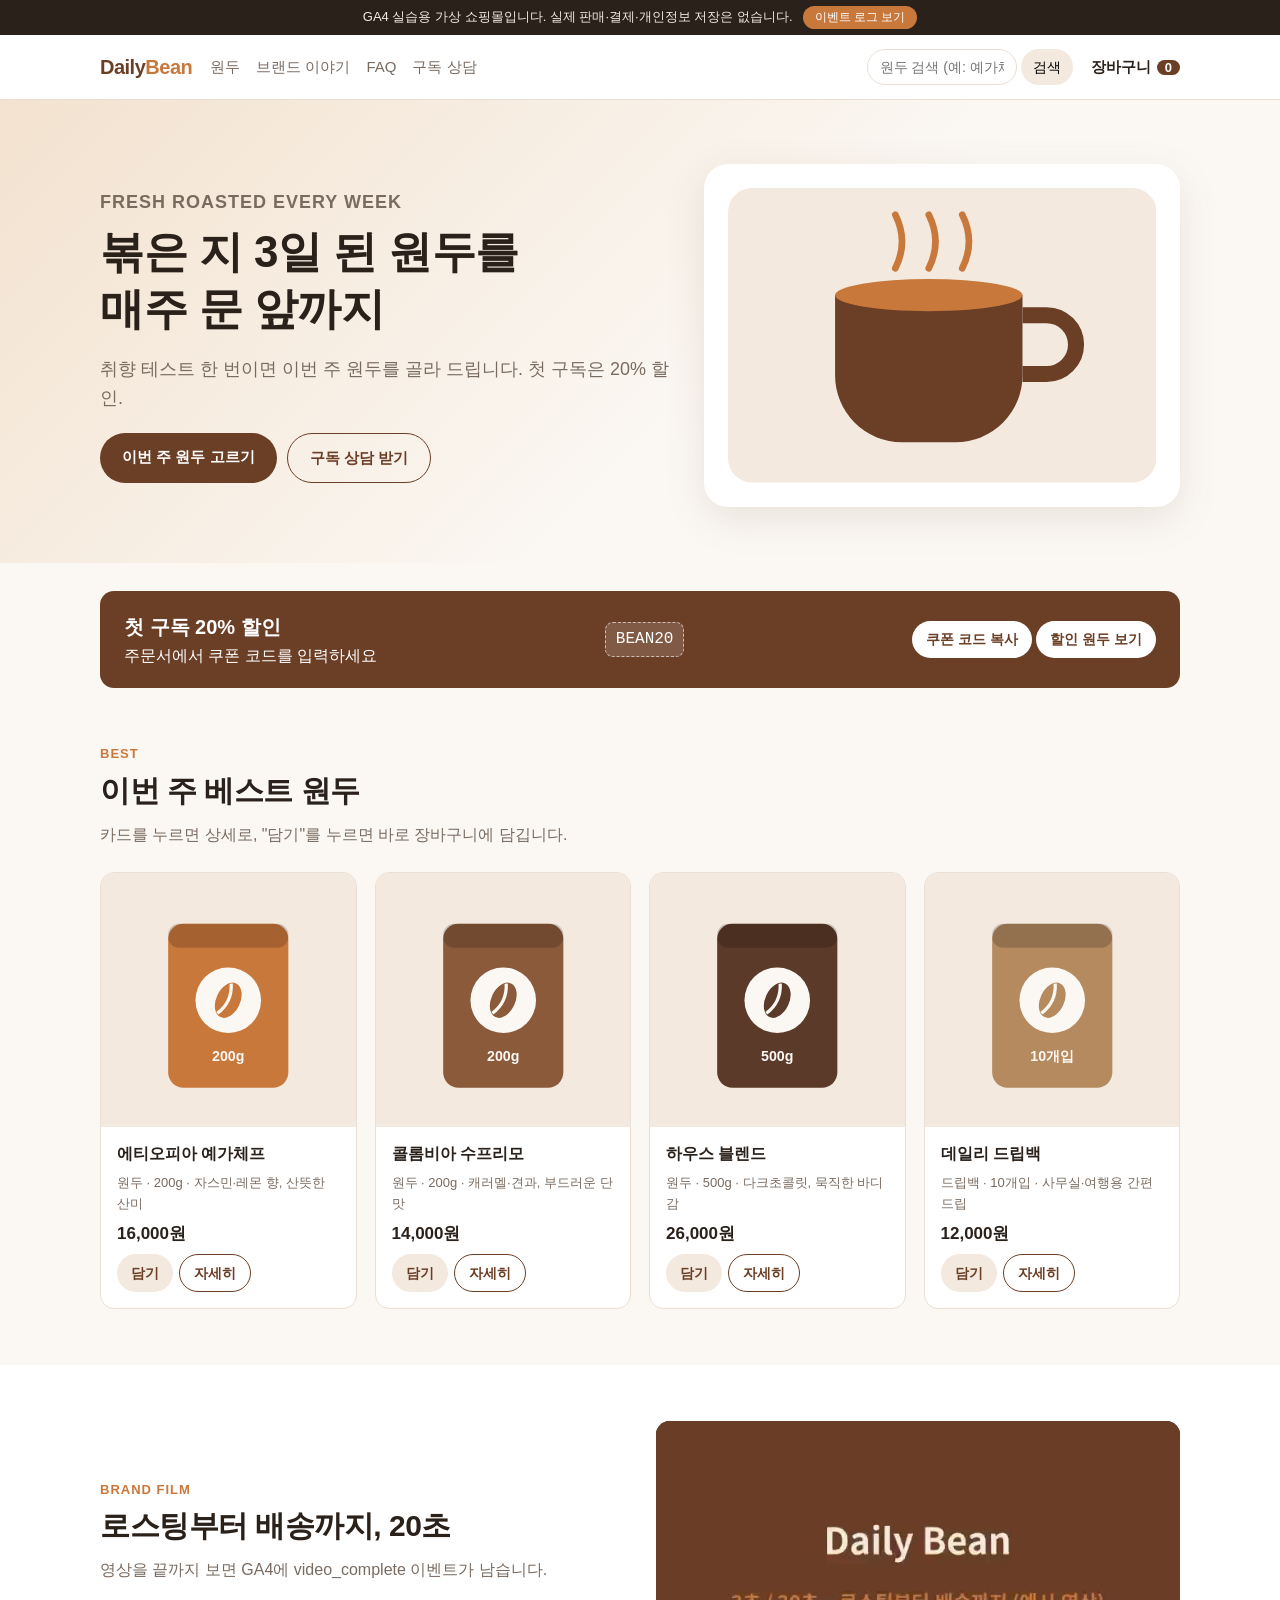
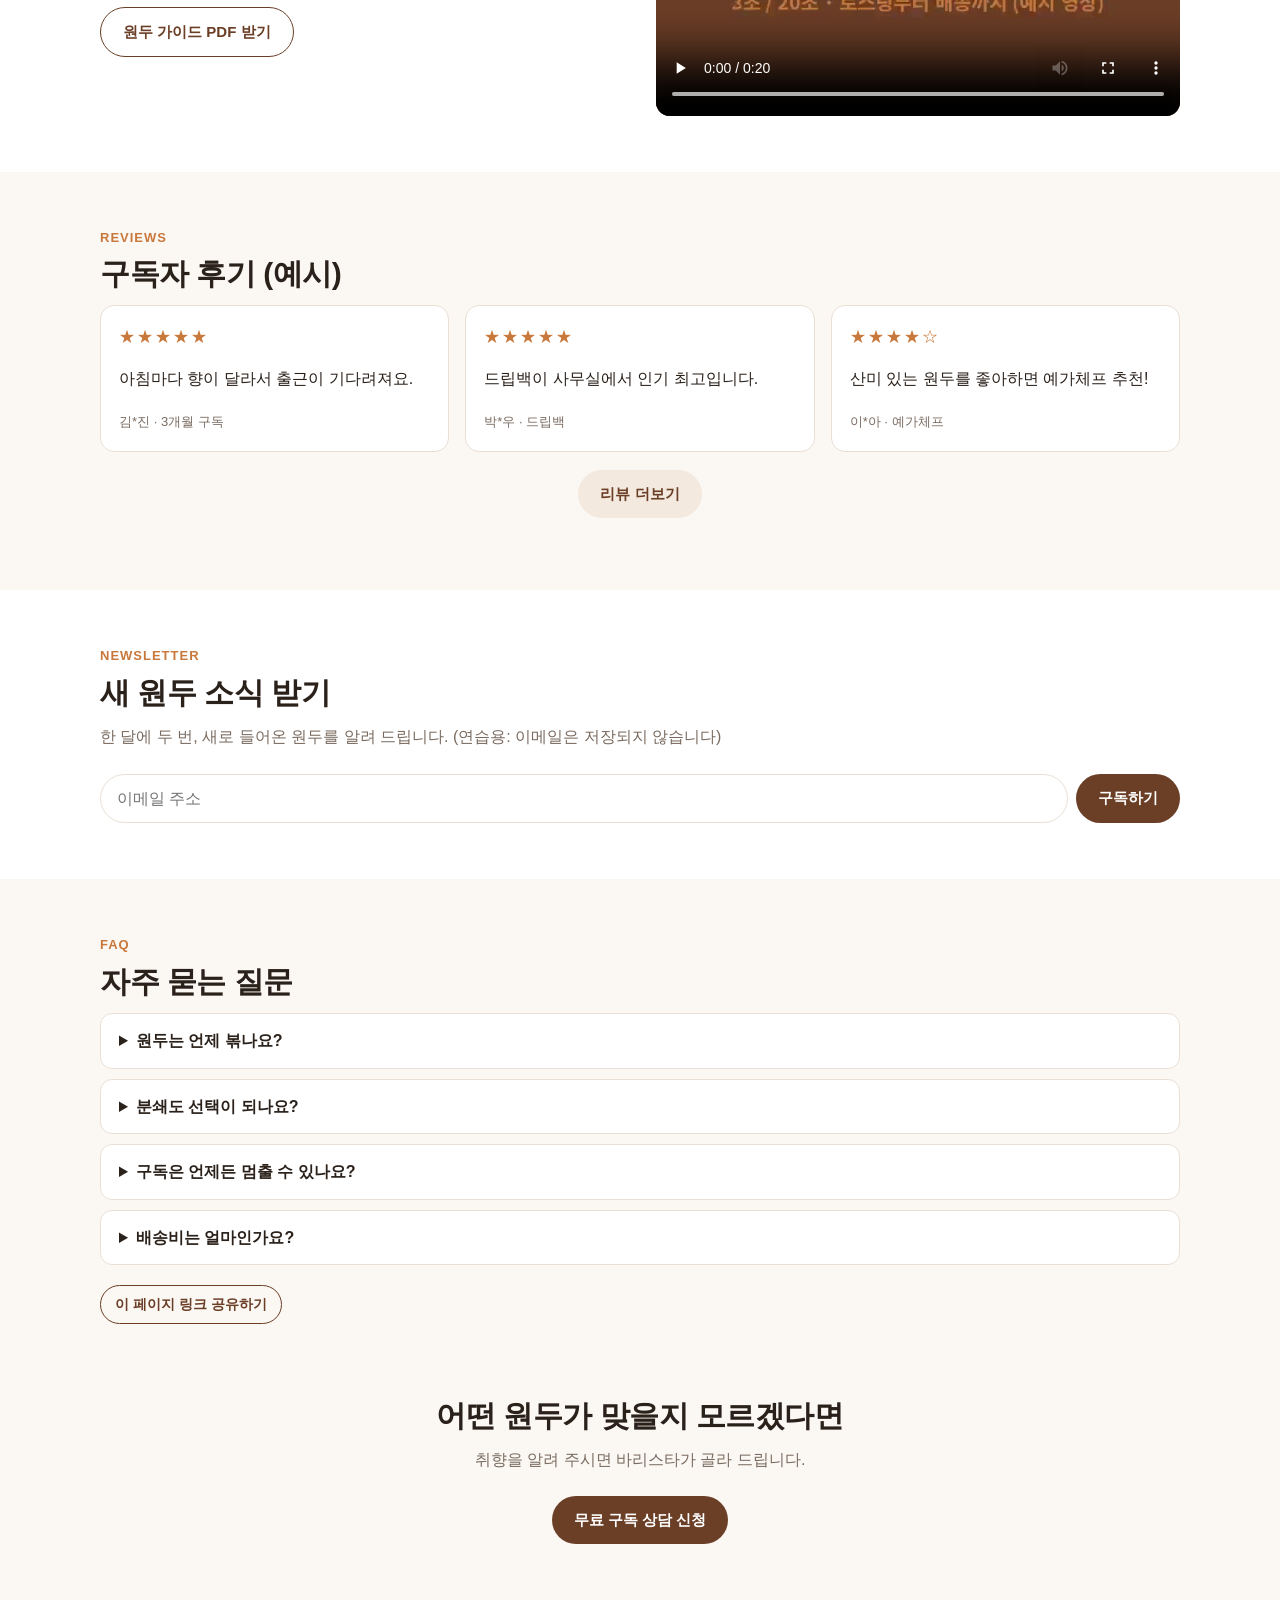
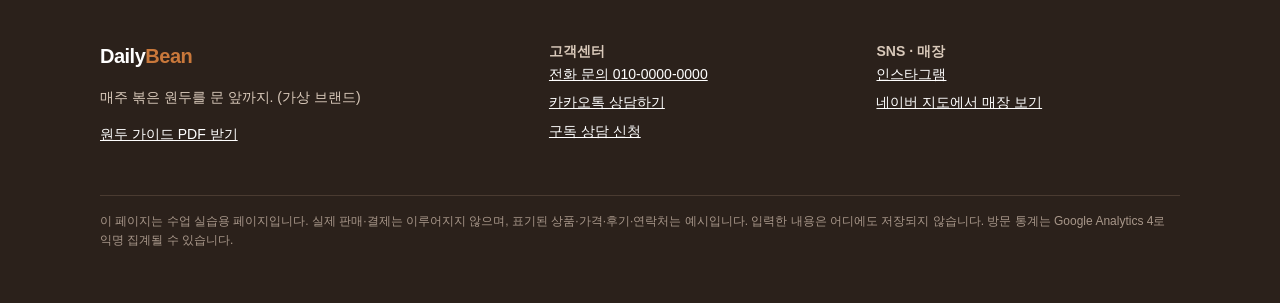
<file: index.html>
<!doctype html>
<html lang="ko">
<head>
<meta charset="utf-8">
<meta name="viewport" content="width=device-width, initial-scale=1">
<meta name="robots" content="noindex">
<title>Daily Bean | 매주 볶은 원두 구독</title>
<!-- ① GA4 연결: 측정 ID는 assets/ga4-config.js 한 곳에만 넣습니다 (모든 페이지 공통) -->
<script src="assets/ga4-config.js"></script>
<link rel="stylesheet" href="assets/style.css">
</head>
<body data-page="home">
<div class="practice-bar">GA4 실습용 가상 쇼핑몰입니다. 실제 판매·결제·개인정보 저장은 없습니다.
  <button type="button" data-log-toggle>이벤트 로그 보기</button></div>
<header class="site-header"><div class="wrap">
  <a class="logo" href="index.html" data-nav="로고">Daily<span>Bean</span></a>
  <nav class="gnb">
    <a href="index.html#products" data-nav="원두">원두</a>
    <a href="index.html#story" data-nav="브랜드 이야기">브랜드 이야기</a>
    <a href="index.html#faq" data-nav="FAQ">FAQ</a>
    <a href="contact.html" data-nav="구독 상담">구독 상담</a>
  </nav>
  <form class="search" action="search.html" method="get" role="search">
    <input name="q" placeholder="원두 검색 (예: 예가체프)" aria-label="검색어">
    <button type="submit">검색</button>
  </form>
  <a class="cart-link" href="cart.html" data-nav="장바구니">장바구니 <b id="cart-count">0</b></a>
</div></header>
<main>

<section class="hero"><div class="wrap">
  <div>
    <p class="eyebrow">Fresh roasted every week</p>
    <h1>볶은 지 3일 된 원두를<br>매주 문 앞까지</h1>
    <p>취향 테스트 한 번이면 이번 주 원두를 골라 드립니다. 첫 구독은 20% 할인.</p>
    <div class="actions">
      <a class="btn btn-primary" href="#products" data-cta="hero">이번 주 원두 고르기</a>
      <a class="btn btn-ghost" href="contact.html" data-cta="hero_secondary">구독 상담 받기</a>
    </div>
  </div>
  <div class="hero-art">
    <svg viewBox="0 0 320 220" role="img" aria-label="커피 잔 일러스트">
      <rect x="0" y="0" width="320" height="220" rx="18" fill="#f3e9df"/>
      <path d="M80 80 h140 v60 a50 50 0 0 1 -50 50 h-40 a50 50 0 0 1 -50 -50z" fill="#6b3e26"/>
      <path d="M220 95 h18 a22 22 0 0 1 0 44 h-18" stroke="#6b3e26" stroke-width="12" fill="none"/>
      <ellipse cx="150" cy="80" rx="70" ry="12" fill="#c9783b"/>
      <path d="M125 60 q10 -20 0 -40 M150 60 q10 -20 0 -40 M175 60 q10 -20 0 -40" stroke="#c9783b" stroke-width="5" fill="none" stroke-linecap="round"/>
    </svg>
  </div>
</div></section>

<section style="padding-top:28px;padding-bottom:0"><div class="wrap">
  <div class="promo" data-promo-id="P-2610" data-promo-name="첫 구독 20% 할인">
    <div><strong>첫 구독 20% 할인</strong><br><span>주문서에서 쿠폰 코드를 입력하세요</span></div>
    <span class="code">BEAN20</span>
    <span>
      <button class="btn btn-sm btn-soft" type="button" data-copy-coupon="BEAN20">쿠폰 코드 복사</button>
      <a class="btn btn-sm" href="product.html?id=DB-03" data-promo-click>할인 원두 보기</a>
    </span>
  </div>
</div></section>

<section id="products"><div class="wrap">
  <p class="eyebrow">Best</p>
  <h2>이번 주 베스트 원두</h2>
  <p class="sub">카드를 누르면 상세로, "담기"를 누르면 바로 장바구니에 담깁니다.</p>
  <div class="grid" id="product-grid"></div>
</div></section>

<section class="story" id="story"><div class="wrap">
  <div>
    <p class="eyebrow">Brand film</p>
    <h2>로스팅부터 배송까지, 20초</h2>
    <p class="sub">영상을 끝까지 보면 GA4에 video_complete 이벤트가 남습니다.</p>
    <a class="btn btn-ghost" href="assets/daily-bean-brochure.pdf" download>원두 가이드 PDF 받기</a>
  </div>
  <video controls preload="metadata" playsinline data-video-title="Daily Bean 브랜드 필름" poster="assets/brand-film-poster.jpg">
    <source src="assets/brand-film.webm" type="video/webm">
    <source src="assets/brand-film.mp4" type="video/mp4">
  </video>
</div></section>

<section id="reviews"><div class="wrap">
  <p class="eyebrow">Reviews</p>
  <h2>구독자 후기 (예시)</h2>
  <div class="reviews">
    <div class="review"><div class="stars">★★★★★</div><p>아침마다 향이 달라서 출근이 기다려져요.</p><span class="note">김*진 · 3개월 구독</span></div>
    <div class="review"><div class="stars">★★★★★</div><p>드립백이 사무실에서 인기 최고입니다.</p><span class="note">박*우 · 드립백</span></div>
    <div class="review"><div class="stars">★★★★☆</div><p>산미 있는 원두를 좋아하면 예가체프 추천!</p><span class="note">이*아 · 예가체프</span></div>
    <div class="review hidden"><div class="stars">★★★★★</div><p>로스팅 날짜가 적혀 있어서 믿음이 가요.</p><span class="note">최*민 · 하우스 블렌드</span></div>
    <div class="review hidden"><div class="stars">★★★★★</div><p>구독 주기 바꾸기가 쉬워서 좋아요.</p><span class="note">정*호 · 6개월 구독</span></div>
    <div class="review hidden"><div class="stars">★★★★☆</div><p>500g이 생각보다 오래 갑니다.</p><span class="note">한*리 · 하우스 블렌드</span></div>
  </div>
  <p style="text-align:center;margin-top:18px"><button class="btn btn-soft" type="button" id="review-more">리뷰 더보기</button></p>
</div></section>

<section style="background:#fff"><div class="wrap">
  <p class="eyebrow">Newsletter</p>
  <h2>새 원두 소식 받기</h2>
  <p class="sub">한 달에 두 번, 새로 들어온 원두를 알려 드립니다. (연습용: 이메일은 저장되지 않습니다)</p>
  <form id="newsletter-form" class="inline-form" novalidate>
    <input type="email" placeholder="이메일 주소" aria-label="이메일 주소" required>
    <button class="btn btn-primary" type="submit">구독하기</button>
  </form>
</div></section>

<section id="faq" class="faq"><div class="wrap">
  <p class="eyebrow">FAQ</p>
  <h2>자주 묻는 질문</h2>
  <details><summary>원두는 언제 볶나요?</summary><p>매주 월요일에 볶아 화요일에 보냅니다.</p></details>
  <details><summary>분쇄도 선택이 되나요?</summary><p>홀빈, 드립용, 에스프레소용 중에서 고를 수 있습니다.</p></details>
  <details><summary>구독은 언제든 멈출 수 있나요?</summary><p>다음 배송 3일 전까지 마이페이지에서 멈출 수 있습니다.</p></details>
  <details><summary>배송비는 얼마인가요?</summary><p>3만원 이상 무료, 그 외 3,000원입니다.</p></details>
  <p style="margin-top:20px"><button class="btn btn-ghost btn-sm" type="button" data-share="page">이 페이지 링크 공유하기</button></p>
</div></section>

<section style="padding-top:0"><div class="wrap" style="text-align:center">
  <h2>어떤 원두가 맞을지 모르겠다면</h2>
  <p class="sub">취향을 알려 주시면 바리스타가 골라 드립니다.</p>
  <a class="btn btn-primary" href="contact.html" data-cta="bottom">무료 구독 상담 신청</a>
</div></section>
</main>
<footer class="site-footer"><div class="wrap">
  <div>
    <a class="logo" href="index.html" style="color:#fff">Daily<span>Bean</span></a>
    <p>매주 볶은 원두를 문 앞까지. (가상 브랜드)</p>
    <p><a href="assets/daily-bean-brochure.pdf" download>원두 가이드 PDF 받기</a></p>
  </div>
  <div>
    <strong>고객센터</strong>
    <ul>
      <li><a href="tel:010-0000-0000">전화 문의 010-0000-0000</a></li>
      <li><a href="#" id="kakao-chat">카카오톡 상담하기</a></li>
      <li><a href="contact.html" data-cta="footer">구독 상담 신청</a></li>
    </ul>
  </div>
  <div>
    <strong>SNS · 매장</strong>
    <ul>
      <li><a href="https://www.instagram.com/" target="_blank" rel="noopener">인스타그램</a></li>
      <li><a href="https://map.naver.com/" target="_blank" rel="noopener">네이버 지도에서 매장 보기</a></li>
    </ul>
  </div>
  <p class="legal">이 페이지는 수업 실습용 페이지입니다. 실제 판매·결제는 이루어지지 않으며, 표기된 상품·가격·후기·연락처는 예시입니다.
  입력한 내용은 어디에도 저장되지 않습니다. 방문 통계는 Google Analytics 4로 익명 집계될 수 있습니다.</p>
</div></footer>
<script src="assets/track.js"></script>
<script src="assets/shop.js"></script>
<script src="assets/events.js"></script>
<script src="assets/ui.js"></script>
</body>
</html>
</file>
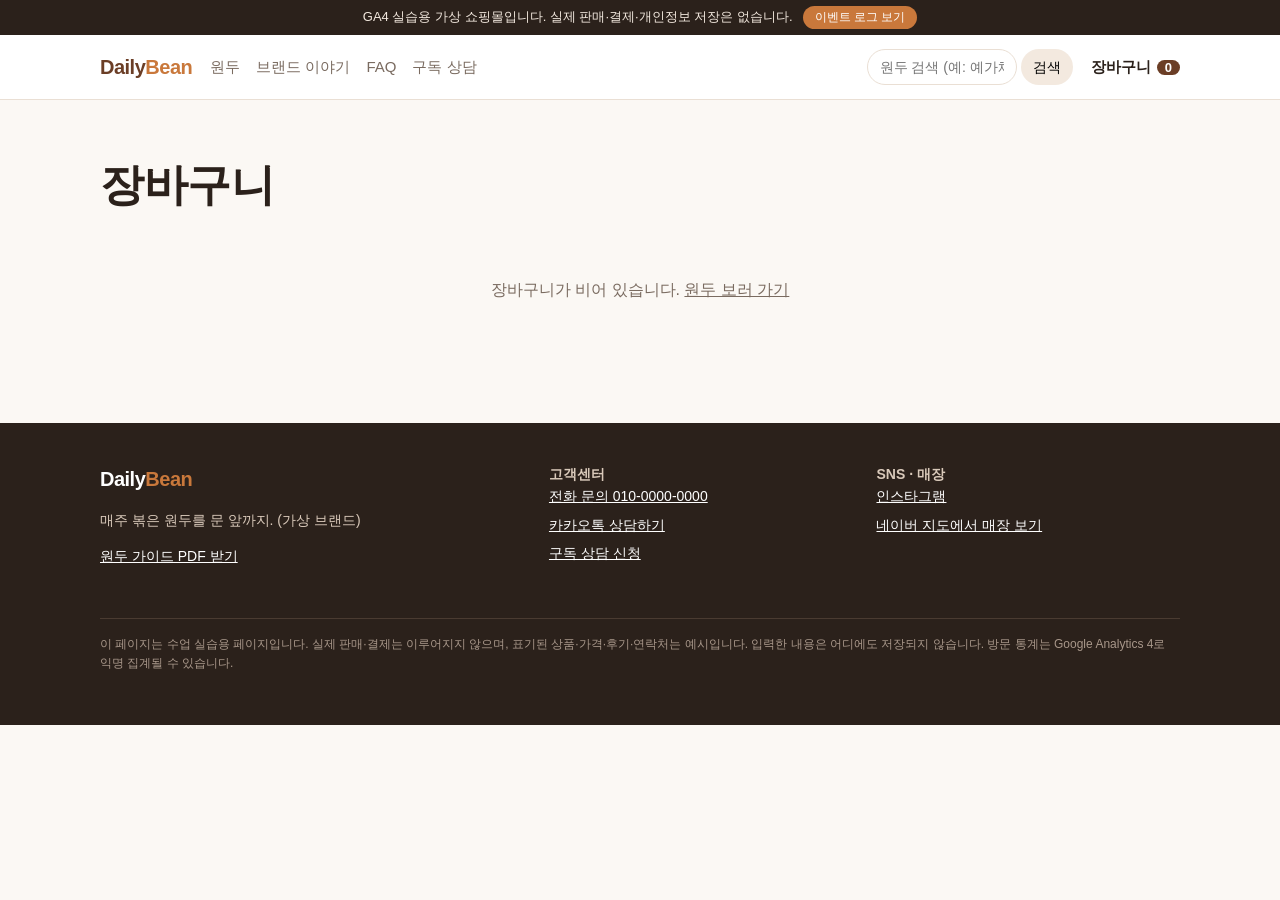
<file: cart.html>
<!doctype html>
<html lang="ko">
<head>
<meta charset="utf-8">
<meta name="viewport" content="width=device-width, initial-scale=1">
<meta name="robots" content="noindex">
<title>장바구니 | Daily Bean</title>
<!-- ① GA4 연결: 측정 ID는 assets/ga4-config.js 한 곳에만 넣습니다 (모든 페이지 공통) -->
<script src="assets/ga4-config.js"></script>
<link rel="stylesheet" href="assets/style.css">
</head>
<body data-page="cart">
<div class="practice-bar">GA4 실습용 가상 쇼핑몰입니다. 실제 판매·결제·개인정보 저장은 없습니다.
  <button type="button" data-log-toggle>이벤트 로그 보기</button></div>
<header class="site-header"><div class="wrap">
  <a class="logo" href="index.html" data-nav="로고">Daily<span>Bean</span></a>
  <nav class="gnb">
    <a href="index.html#products" data-nav="원두">원두</a>
    <a href="index.html#story" data-nav="브랜드 이야기">브랜드 이야기</a>
    <a href="index.html#faq" data-nav="FAQ">FAQ</a>
    <a href="contact.html" data-nav="구독 상담">구독 상담</a>
  </nav>
  <form class="search" action="search.html" method="get" role="search">
    <input name="q" placeholder="원두 검색 (예: 예가체프)" aria-label="검색어">
    <button type="submit">검색</button>
  </form>
  <a class="cart-link" href="cart.html" data-nav="장바구니">장바구니 <b id="cart-count">0</b></a>
</div></header>
<main>

<section><div class="wrap">
  <h1>장바구니</h1>
  <div id="cart-wrap"></div>
</div></section>
</main>
<footer class="site-footer"><div class="wrap">
  <div>
    <a class="logo" href="index.html" style="color:#fff">Daily<span>Bean</span></a>
    <p>매주 볶은 원두를 문 앞까지. (가상 브랜드)</p>
    <p><a href="assets/daily-bean-brochure.pdf" download>원두 가이드 PDF 받기</a></p>
  </div>
  <div>
    <strong>고객센터</strong>
    <ul>
      <li><a href="tel:010-0000-0000">전화 문의 010-0000-0000</a></li>
      <li><a href="#" id="kakao-chat">카카오톡 상담하기</a></li>
      <li><a href="contact.html" data-cta="footer">구독 상담 신청</a></li>
    </ul>
  </div>
  <div>
    <strong>SNS · 매장</strong>
    <ul>
      <li><a href="https://www.instagram.com/" target="_blank" rel="noopener">인스타그램</a></li>
      <li><a href="https://map.naver.com/" target="_blank" rel="noopener">네이버 지도에서 매장 보기</a></li>
    </ul>
  </div>
  <p class="legal">이 페이지는 수업 실습용 페이지입니다. 실제 판매·결제는 이루어지지 않으며, 표기된 상품·가격·후기·연락처는 예시입니다.
  입력한 내용은 어디에도 저장되지 않습니다. 방문 통계는 Google Analytics 4로 익명 집계될 수 있습니다.</p>
</div></footer>
<script src="assets/track.js"></script>
<script src="assets/shop.js"></script>
<script src="assets/events.js"></script>
<script src="assets/ui.js"></script>
</body>
</html>
</file>
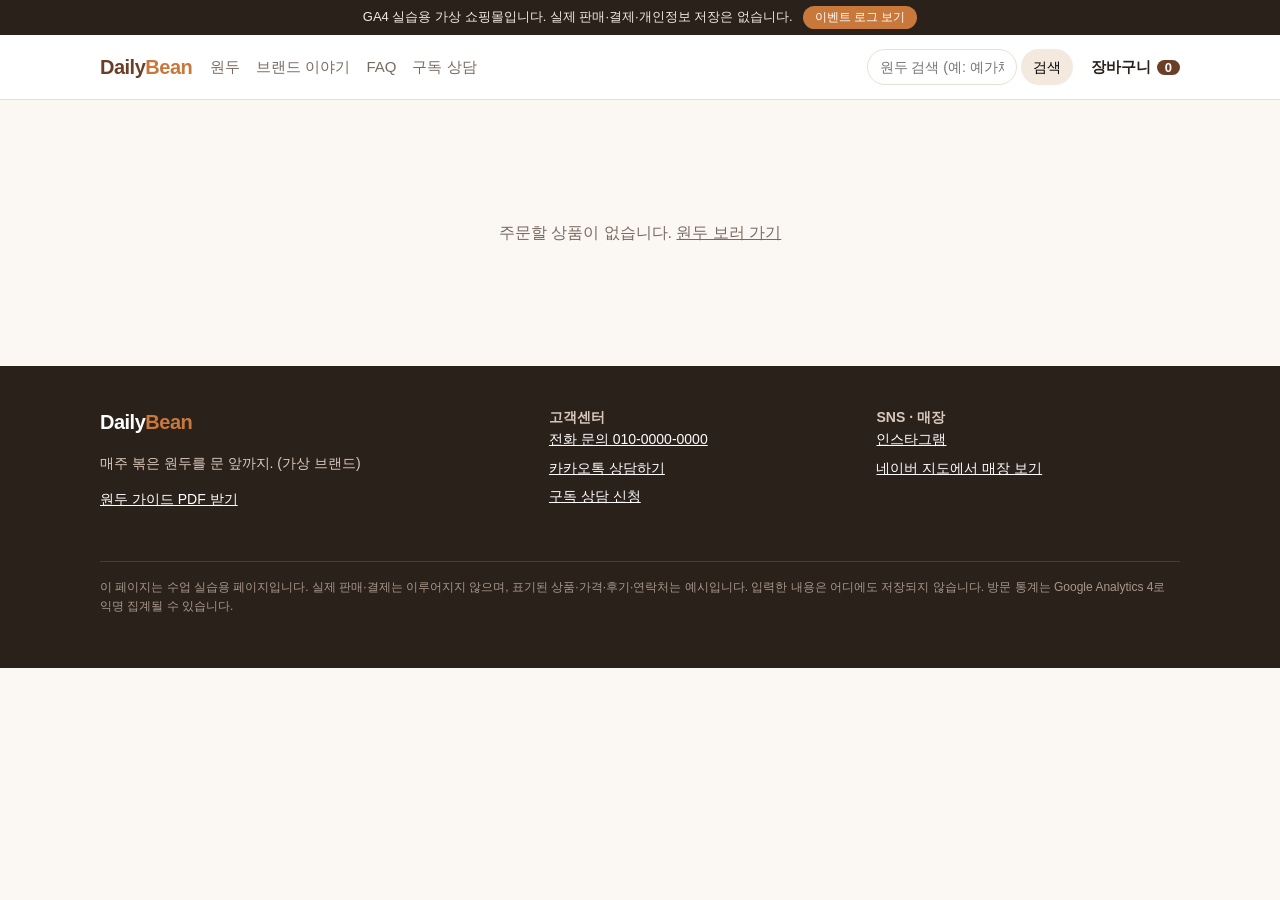
<file: checkout.html>
<!doctype html>
<html lang="ko">
<head>
<meta charset="utf-8">
<meta name="viewport" content="width=device-width, initial-scale=1">
<meta name="robots" content="noindex">
<title>주문서 | Daily Bean</title>
<!-- ① GA4 연결: 측정 ID는 assets/ga4-config.js 한 곳에만 넣습니다 (모든 페이지 공통) -->
<script src="assets/ga4-config.js"></script>
<link rel="stylesheet" href="assets/style.css">
</head>
<body data-page="checkout">
<div class="practice-bar">GA4 실습용 가상 쇼핑몰입니다. 실제 판매·결제·개인정보 저장은 없습니다.
  <button type="button" data-log-toggle>이벤트 로그 보기</button></div>
<header class="site-header"><div class="wrap">
  <a class="logo" href="index.html" data-nav="로고">Daily<span>Bean</span></a>
  <nav class="gnb">
    <a href="index.html#products" data-nav="원두">원두</a>
    <a href="index.html#story" data-nav="브랜드 이야기">브랜드 이야기</a>
    <a href="index.html#faq" data-nav="FAQ">FAQ</a>
    <a href="contact.html" data-nav="구독 상담">구독 상담</a>
  </nav>
  <form class="search" action="search.html" method="get" role="search">
    <input name="q" placeholder="원두 검색 (예: 예가체프)" aria-label="검색어">
    <button type="submit">검색</button>
  </form>
  <a class="cart-link" href="cart.html" data-nav="장바구니">장바구니 <b id="cart-count">0</b></a>
</div></header>
<main>

<section><div class="wrap" id="checkout-wrap">
  <h1>주문서</h1>
  <p class="note">연습용 가상 주문입니다. 입력값은 저장되지 않고, 실제 결제도 일어나지 않습니다.</p>
  <div class="steps"><span class="on">1. 배송 정보</span><span>2. 결제 수단</span><span>3. 주문 완료</span></div>
  <div class="detail" style="grid-template-columns:1.4fr 1fr">
    <div>
      <div class="step-box on form-box">
        <div class="field"><label for="ship-name">받는 분 (예시로 아무 이름이나)</label><input id="ship-name" autocomplete="off" placeholder="홍길동"></div>
        <div class="field"><label>배송 방법</label>
          <div class="choice">
            <label><input type="radio" name="ship" value="일반배송" checked>일반배송 (화요일 출고)</label>
            <label><input type="radio" name="ship" value="새벽배송">새벽배송</label>
            <label><input type="radio" name="ship" value="매장픽업">매장 픽업</label>
          </div></div>
        <div class="field"><label for="coupon-input">쿠폰 코드</label>
          <div class="inline-form"><input id="coupon-input" placeholder="BEAN20" autocomplete="off"><button class="btn btn-soft" type="button" id="apply-coupon">적용</button></div></div>
        <button class="btn btn-primary" type="button" id="to-payment">다음: 결제 수단 선택</button>
      </div>
      <div class="step-box form-box">
        <div class="field"><label>결제 수단 (가상)</label>
          <div class="choice">
            <label><input type="radio" name="pay" value="신용카드">신용카드</label>
            <label><input type="radio" name="pay" value="카카오페이">카카오페이</label>
            <label><input type="radio" name="pay" value="네이버페이">네이버페이</label>
            <label><input type="radio" name="pay" value="무통장입금">무통장입금</label>
          </div></div>
        <p style="display:flex;gap:8px;flex-wrap:wrap">
          <button class="btn btn-ghost" type="button" id="back-shipping">이전</button>
          <button class="btn btn-primary" type="button" id="place-order">가상 결제하기</button>
        </p>
      </div>
    </div>
    <div class="form-box">
      <strong>주문 요약</strong>
      <ul id="co-items" style="padding-left:18px"></ul>
      <p>상품 금액 <b id="co-sub" style="float:right"></b></p>
      <p>쿠폰 할인 <b id="co-discount" style="float:right"></b></p>
      <p>배송비 <b id="co-ship" style="float:right"></b></p>
      <p style="font-size:20px">결제 예정 <b id="co-total" style="float:right"></b></p>
    </div>
  </div>
</div></section>
</main>
<footer class="site-footer"><div class="wrap">
  <div>
    <a class="logo" href="index.html" style="color:#fff">Daily<span>Bean</span></a>
    <p>매주 볶은 원두를 문 앞까지. (가상 브랜드)</p>
    <p><a href="assets/daily-bean-brochure.pdf" download>원두 가이드 PDF 받기</a></p>
  </div>
  <div>
    <strong>고객센터</strong>
    <ul>
      <li><a href="tel:010-0000-0000">전화 문의 010-0000-0000</a></li>
      <li><a href="#" id="kakao-chat">카카오톡 상담하기</a></li>
      <li><a href="contact.html" data-cta="footer">구독 상담 신청</a></li>
    </ul>
  </div>
  <div>
    <strong>SNS · 매장</strong>
    <ul>
      <li><a href="https://www.instagram.com/" target="_blank" rel="noopener">인스타그램</a></li>
      <li><a href="https://map.naver.com/" target="_blank" rel="noopener">네이버 지도에서 매장 보기</a></li>
    </ul>
  </div>
  <p class="legal">이 페이지는 수업 실습용 페이지입니다. 실제 판매·결제는 이루어지지 않으며, 표기된 상품·가격·후기·연락처는 예시입니다.
  입력한 내용은 어디에도 저장되지 않습니다. 방문 통계는 Google Analytics 4로 익명 집계될 수 있습니다.</p>
</div></footer>
<script src="assets/track.js"></script>
<script src="assets/shop.js"></script>
<script src="assets/events.js"></script>
<script src="assets/ui.js"></script>
</body>
</html>
</file>
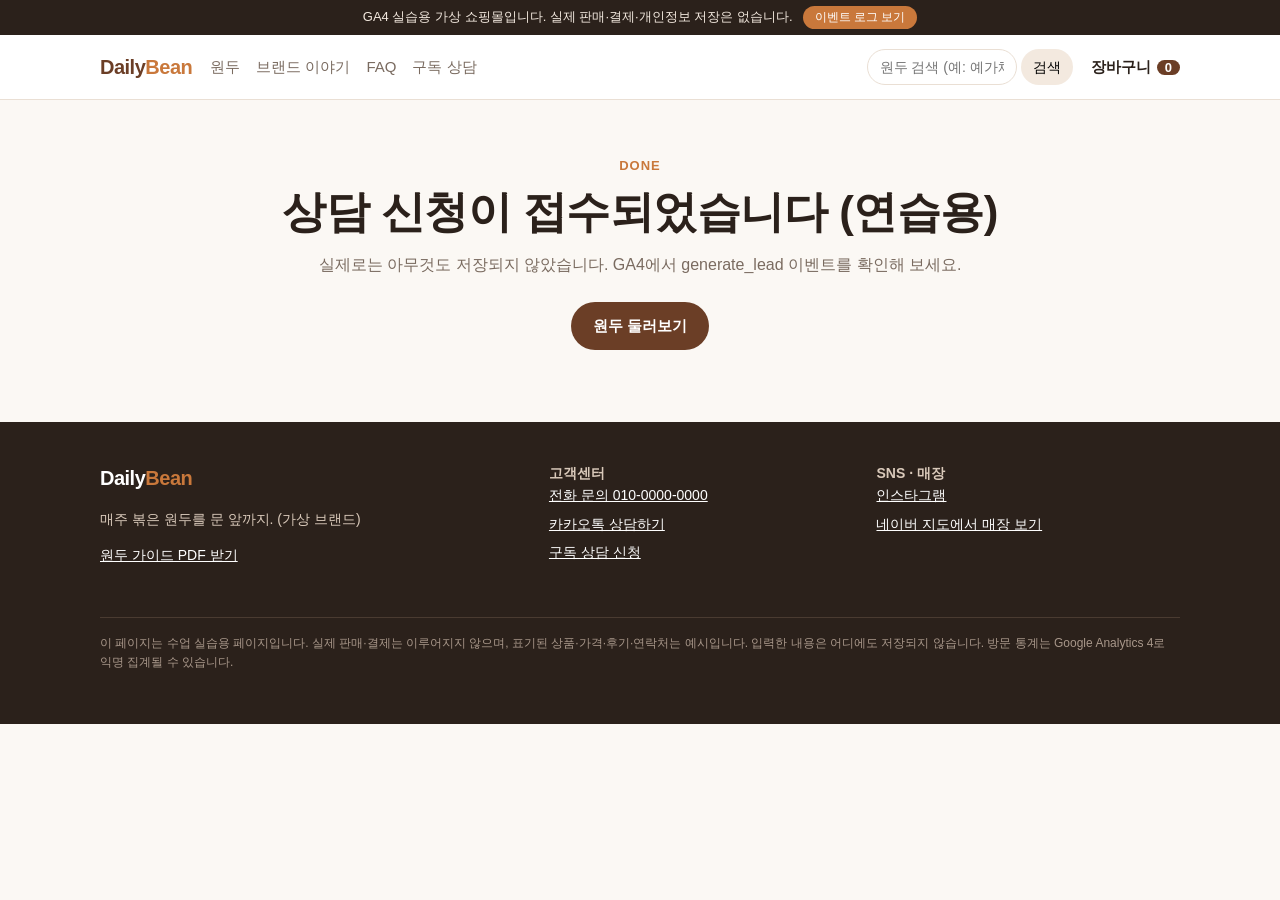
<file: contact-done.html>
<!doctype html>
<html lang="ko">
<head>
<meta charset="utf-8">
<meta name="viewport" content="width=device-width, initial-scale=1">
<meta name="robots" content="noindex">
<title>상담 신청 완료 | Daily Bean</title>
<!-- ① GA4 연결: 측정 ID는 assets/ga4-config.js 한 곳에만 넣습니다 (모든 페이지 공통) -->
<script src="assets/ga4-config.js"></script>
<link rel="stylesheet" href="assets/style.css">
</head>
<body data-page="contact-done">
<div class="practice-bar">GA4 실습용 가상 쇼핑몰입니다. 실제 판매·결제·개인정보 저장은 없습니다.
  <button type="button" data-log-toggle>이벤트 로그 보기</button></div>
<header class="site-header"><div class="wrap">
  <a class="logo" href="index.html" data-nav="로고">Daily<span>Bean</span></a>
  <nav class="gnb">
    <a href="index.html#products" data-nav="원두">원두</a>
    <a href="index.html#story" data-nav="브랜드 이야기">브랜드 이야기</a>
    <a href="index.html#faq" data-nav="FAQ">FAQ</a>
    <a href="contact.html" data-nav="구독 상담">구독 상담</a>
  </nav>
  <form class="search" action="search.html" method="get" role="search">
    <input name="q" placeholder="원두 검색 (예: 예가체프)" aria-label="검색어">
    <button type="submit">검색</button>
  </form>
  <a class="cart-link" href="cart.html" data-nav="장바구니">장바구니 <b id="cart-count">0</b></a>
</div></header>
<main>

<section><div class="wrap" style="text-align:center">
  <p class="eyebrow">Done</p>
  <h1>상담 신청이 접수되었습니다 (연습용)</h1>
  <p class="sub">실제로는 아무것도 저장되지 않았습니다. GA4에서 generate_lead 이벤트를 확인해 보세요.</p>
  <p><a class="btn btn-primary" href="index.html#products" data-cta="lead_complete">원두 둘러보기</a></p>
</div></section>
</main>
<footer class="site-footer"><div class="wrap">
  <div>
    <a class="logo" href="index.html" style="color:#fff">Daily<span>Bean</span></a>
    <p>매주 볶은 원두를 문 앞까지. (가상 브랜드)</p>
    <p><a href="assets/daily-bean-brochure.pdf" download>원두 가이드 PDF 받기</a></p>
  </div>
  <div>
    <strong>고객센터</strong>
    <ul>
      <li><a href="tel:010-0000-0000">전화 문의 010-0000-0000</a></li>
      <li><a href="#" id="kakao-chat">카카오톡 상담하기</a></li>
      <li><a href="contact.html" data-cta="footer">구독 상담 신청</a></li>
    </ul>
  </div>
  <div>
    <strong>SNS · 매장</strong>
    <ul>
      <li><a href="https://www.instagram.com/" target="_blank" rel="noopener">인스타그램</a></li>
      <li><a href="https://map.naver.com/" target="_blank" rel="noopener">네이버 지도에서 매장 보기</a></li>
    </ul>
  </div>
  <p class="legal">이 페이지는 수업 실습용 페이지입니다. 실제 판매·결제는 이루어지지 않으며, 표기된 상품·가격·후기·연락처는 예시입니다.
  입력한 내용은 어디에도 저장되지 않습니다. 방문 통계는 Google Analytics 4로 익명 집계될 수 있습니다.</p>
</div></footer>
<script src="assets/track.js"></script>
<script src="assets/shop.js"></script>
<script src="assets/events.js"></script>
<script src="assets/ui.js"></script>
</body>
</html>
</file>
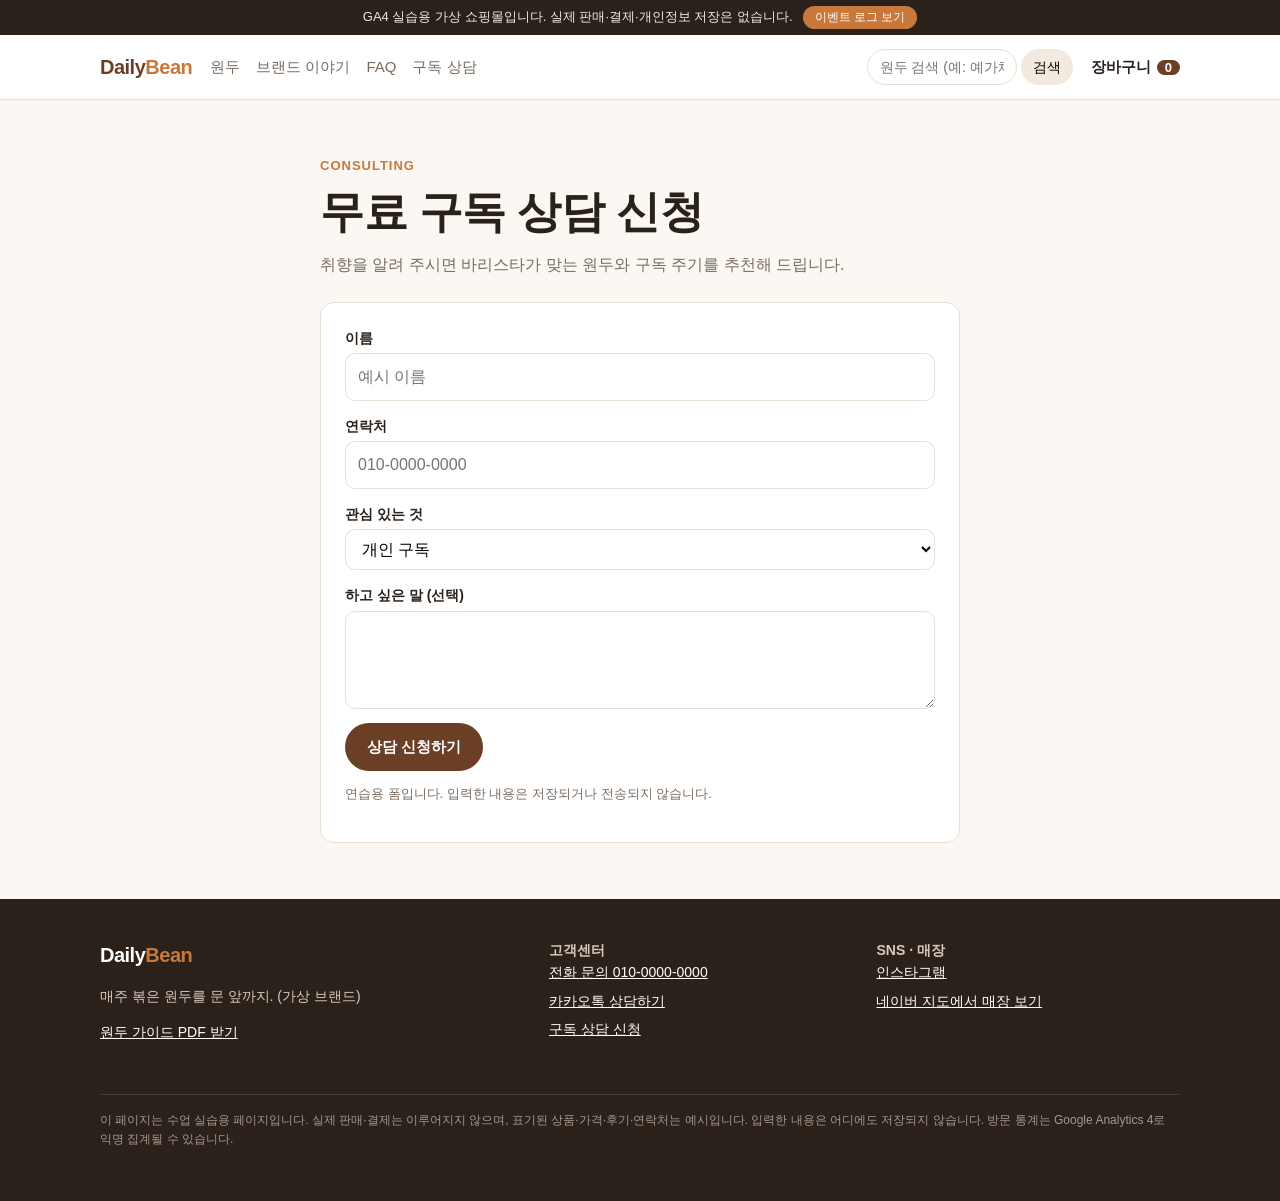
<file: contact.html>
<!doctype html>
<html lang="ko">
<head>
<meta charset="utf-8">
<meta name="viewport" content="width=device-width, initial-scale=1">
<meta name="robots" content="noindex">
<title>구독 상담 신청 | Daily Bean</title>
<!-- ① GA4 연결: 측정 ID는 assets/ga4-config.js 한 곳에만 넣습니다 (모든 페이지 공통) -->
<script src="assets/ga4-config.js"></script>
<link rel="stylesheet" href="assets/style.css">
</head>
<body data-page="contact">
<div class="practice-bar">GA4 실습용 가상 쇼핑몰입니다. 실제 판매·결제·개인정보 저장은 없습니다.
  <button type="button" data-log-toggle>이벤트 로그 보기</button></div>
<header class="site-header"><div class="wrap">
  <a class="logo" href="index.html" data-nav="로고">Daily<span>Bean</span></a>
  <nav class="gnb">
    <a href="index.html#products" data-nav="원두">원두</a>
    <a href="index.html#story" data-nav="브랜드 이야기">브랜드 이야기</a>
    <a href="index.html#faq" data-nav="FAQ">FAQ</a>
    <a href="contact.html" data-nav="구독 상담">구독 상담</a>
  </nav>
  <form class="search" action="search.html" method="get" role="search">
    <input name="q" placeholder="원두 검색 (예: 예가체프)" aria-label="검색어">
    <button type="submit">검색</button>
  </form>
  <a class="cart-link" href="cart.html" data-nav="장바구니">장바구니 <b id="cart-count">0</b></a>
</div></header>
<main>

<section><div class="wrap" style="max-width:640px">
  <p class="eyebrow">Consulting</p>
  <h1>무료 구독 상담 신청</h1>
  <p class="sub">취향을 알려 주시면 바리스타가 맞는 원두와 구독 주기를 추천해 드립니다.</p>
  <form id="lead-form" class="form-box" novalidate>
    <div class="field"><label for="lead-name">이름</label><input id="lead-name" autocomplete="off" required placeholder="예시 이름"></div>
    <div class="field"><label for="lead-phone">연락처</label><input id="lead-phone" autocomplete="off" required placeholder="010-0000-0000"></div>
    <div class="field"><label for="lead-interest">관심 있는 것</label>
      <select id="lead-interest">
        <option value="개인 구독">개인 구독</option>
        <option value="사무실 납품">사무실 납품</option>
        <option value="선물">선물</option>
      </select></div>
    <div class="field"><label for="lead-msg">하고 싶은 말 (선택)</label><textarea id="lead-msg" rows="3"></textarea></div>
    <button class="btn btn-primary" type="submit">상담 신청하기</button>
    <p class="note">연습용 폼입니다. 입력한 내용은 저장되거나 전송되지 않습니다.</p>
  </form>
</div></section>
<div class="modal" id="privacy-modal" role="dialog" aria-modal="true" aria-labelledby="pm-title">
  <div class="box">
    <h3 id="pm-title">개인정보 안내 (연습용)</h3>
    <ol>
      <li>이 폼은 수업 실습용이며 입력한 이름·연락처는 어디에도 저장·전송되지 않습니다.</li>
      <li>확인을 누르면 입력값은 즉시 지워지고 신청 완료 화면으로 이동합니다.</li>
      <li>방문 수, 버튼 클릭 같은 익명 방문 통계를 분석 도구(GA4)로 집계할 수 있습니다. 이 통계에는 입력하신 이름·연락처가 포함되지 않습니다.</li>
    </ol>
    <p style="display:flex;gap:8px;justify-content:flex-end">
      <button class="btn btn-ghost btn-sm" type="button" id="privacy-cancel">취소</button>
      <button class="btn btn-primary btn-sm" type="button" id="privacy-ok">확인하고 신청</button>
    </p>
  </div>
</div>
</main>
<footer class="site-footer"><div class="wrap">
  <div>
    <a class="logo" href="index.html" style="color:#fff">Daily<span>Bean</span></a>
    <p>매주 볶은 원두를 문 앞까지. (가상 브랜드)</p>
    <p><a href="assets/daily-bean-brochure.pdf" download>원두 가이드 PDF 받기</a></p>
  </div>
  <div>
    <strong>고객센터</strong>
    <ul>
      <li><a href="tel:010-0000-0000">전화 문의 010-0000-0000</a></li>
      <li><a href="#" id="kakao-chat">카카오톡 상담하기</a></li>
      <li><a href="contact.html" data-cta="footer">구독 상담 신청</a></li>
    </ul>
  </div>
  <div>
    <strong>SNS · 매장</strong>
    <ul>
      <li><a href="https://www.instagram.com/" target="_blank" rel="noopener">인스타그램</a></li>
      <li><a href="https://map.naver.com/" target="_blank" rel="noopener">네이버 지도에서 매장 보기</a></li>
    </ul>
  </div>
  <p class="legal">이 페이지는 수업 실습용 페이지입니다. 실제 판매·결제는 이루어지지 않으며, 표기된 상품·가격·후기·연락처는 예시입니다.
  입력한 내용은 어디에도 저장되지 않습니다. 방문 통계는 Google Analytics 4로 익명 집계될 수 있습니다.</p>
</div></footer>
<script src="assets/track.js"></script>
<script src="assets/shop.js"></script>
<script src="assets/events.js"></script>
<script src="assets/ui.js"></script>
</body>
</html>
</file>
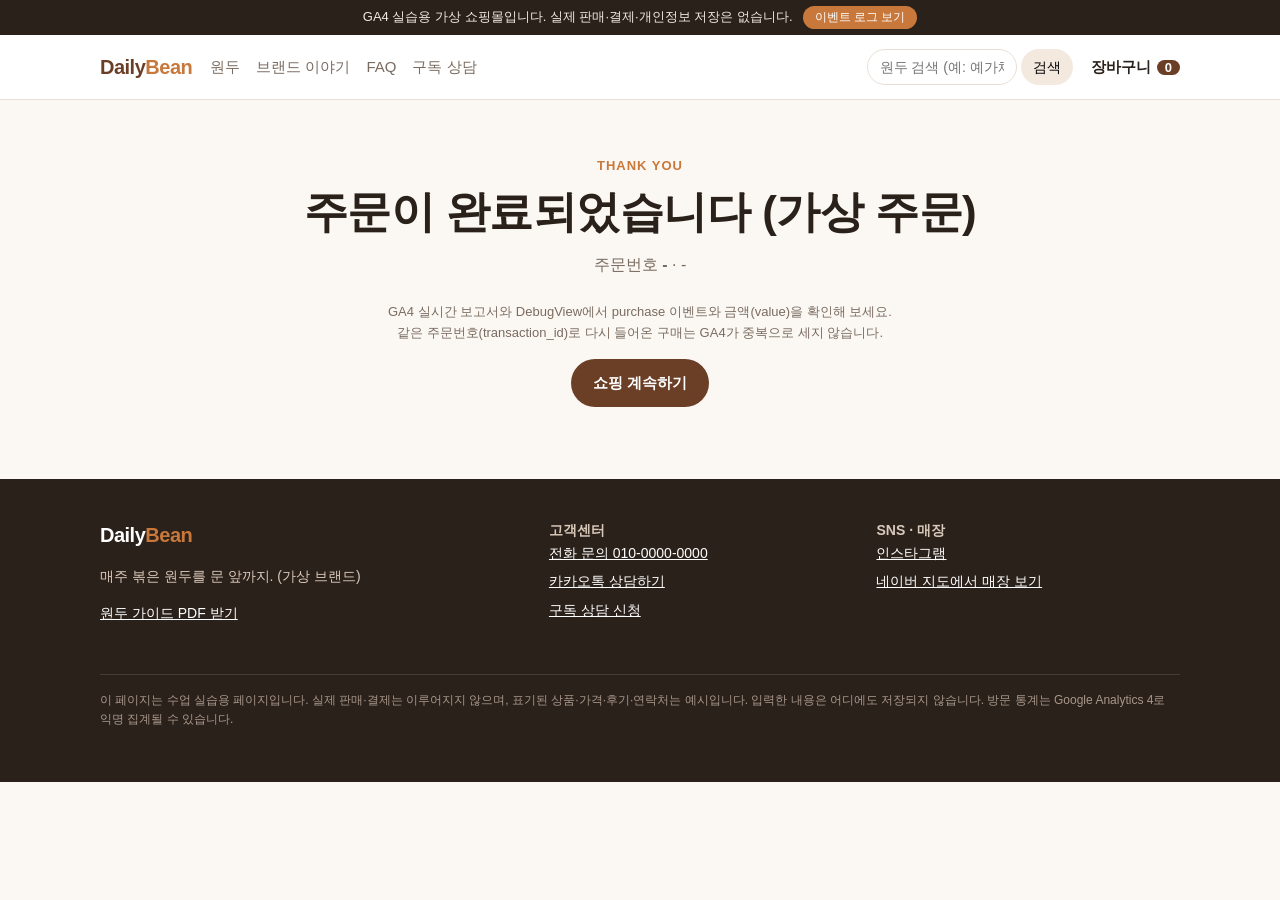
<file: order-complete.html>
<!doctype html>
<html lang="ko">
<head>
<meta charset="utf-8">
<meta name="viewport" content="width=device-width, initial-scale=1">
<meta name="robots" content="noindex">
<title>주문 완료 | Daily Bean</title>
<!-- ① GA4 연결: 측정 ID는 assets/ga4-config.js 한 곳에만 넣습니다 (모든 페이지 공통) -->
<script src="assets/ga4-config.js"></script>
<link rel="stylesheet" href="assets/style.css">
</head>
<body data-page="order-complete">
<div class="practice-bar">GA4 실습용 가상 쇼핑몰입니다. 실제 판매·결제·개인정보 저장은 없습니다.
  <button type="button" data-log-toggle>이벤트 로그 보기</button></div>
<header class="site-header"><div class="wrap">
  <a class="logo" href="index.html" data-nav="로고">Daily<span>Bean</span></a>
  <nav class="gnb">
    <a href="index.html#products" data-nav="원두">원두</a>
    <a href="index.html#story" data-nav="브랜드 이야기">브랜드 이야기</a>
    <a href="index.html#faq" data-nav="FAQ">FAQ</a>
    <a href="contact.html" data-nav="구독 상담">구독 상담</a>
  </nav>
  <form class="search" action="search.html" method="get" role="search">
    <input name="q" placeholder="원두 검색 (예: 예가체프)" aria-label="검색어">
    <button type="submit">검색</button>
  </form>
  <a class="cart-link" href="cart.html" data-nav="장바구니">장바구니 <b id="cart-count">0</b></a>
</div></header>
<main>

<section><div class="wrap" style="text-align:center">
  <p class="eyebrow">Thank you</p>
  <h1>주문이 완료되었습니다 (가상 주문)</h1>
  <p class="sub">주문번호 <b id="order-id">-</b> · <span id="order-sum">-</span></p>
  <p class="note">GA4 실시간 보고서와 DebugView에서 purchase 이벤트와 금액(value)을 확인해 보세요.<br>
  같은 주문번호(transaction_id)로 다시 들어온 구매는 GA4가 중복으로 세지 않습니다.</p>
  <p><a class="btn btn-primary" href="index.html" data-cta="order_complete">쇼핑 계속하기</a></p>
</div></section>
</main>
<footer class="site-footer"><div class="wrap">
  <div>
    <a class="logo" href="index.html" style="color:#fff">Daily<span>Bean</span></a>
    <p>매주 볶은 원두를 문 앞까지. (가상 브랜드)</p>
    <p><a href="assets/daily-bean-brochure.pdf" download>원두 가이드 PDF 받기</a></p>
  </div>
  <div>
    <strong>고객센터</strong>
    <ul>
      <li><a href="tel:010-0000-0000">전화 문의 010-0000-0000</a></li>
      <li><a href="#" id="kakao-chat">카카오톡 상담하기</a></li>
      <li><a href="contact.html" data-cta="footer">구독 상담 신청</a></li>
    </ul>
  </div>
  <div>
    <strong>SNS · 매장</strong>
    <ul>
      <li><a href="https://www.instagram.com/" target="_blank" rel="noopener">인스타그램</a></li>
      <li><a href="https://map.naver.com/" target="_blank" rel="noopener">네이버 지도에서 매장 보기</a></li>
    </ul>
  </div>
  <p class="legal">이 페이지는 수업 실습용 페이지입니다. 실제 판매·결제는 이루어지지 않으며, 표기된 상품·가격·후기·연락처는 예시입니다.
  입력한 내용은 어디에도 저장되지 않습니다. 방문 통계는 Google Analytics 4로 익명 집계될 수 있습니다.</p>
</div></footer>
<script src="assets/track.js"></script>
<script src="assets/shop.js"></script>
<script src="assets/events.js"></script>
<script src="assets/ui.js"></script>
</body>
</html>
</file>
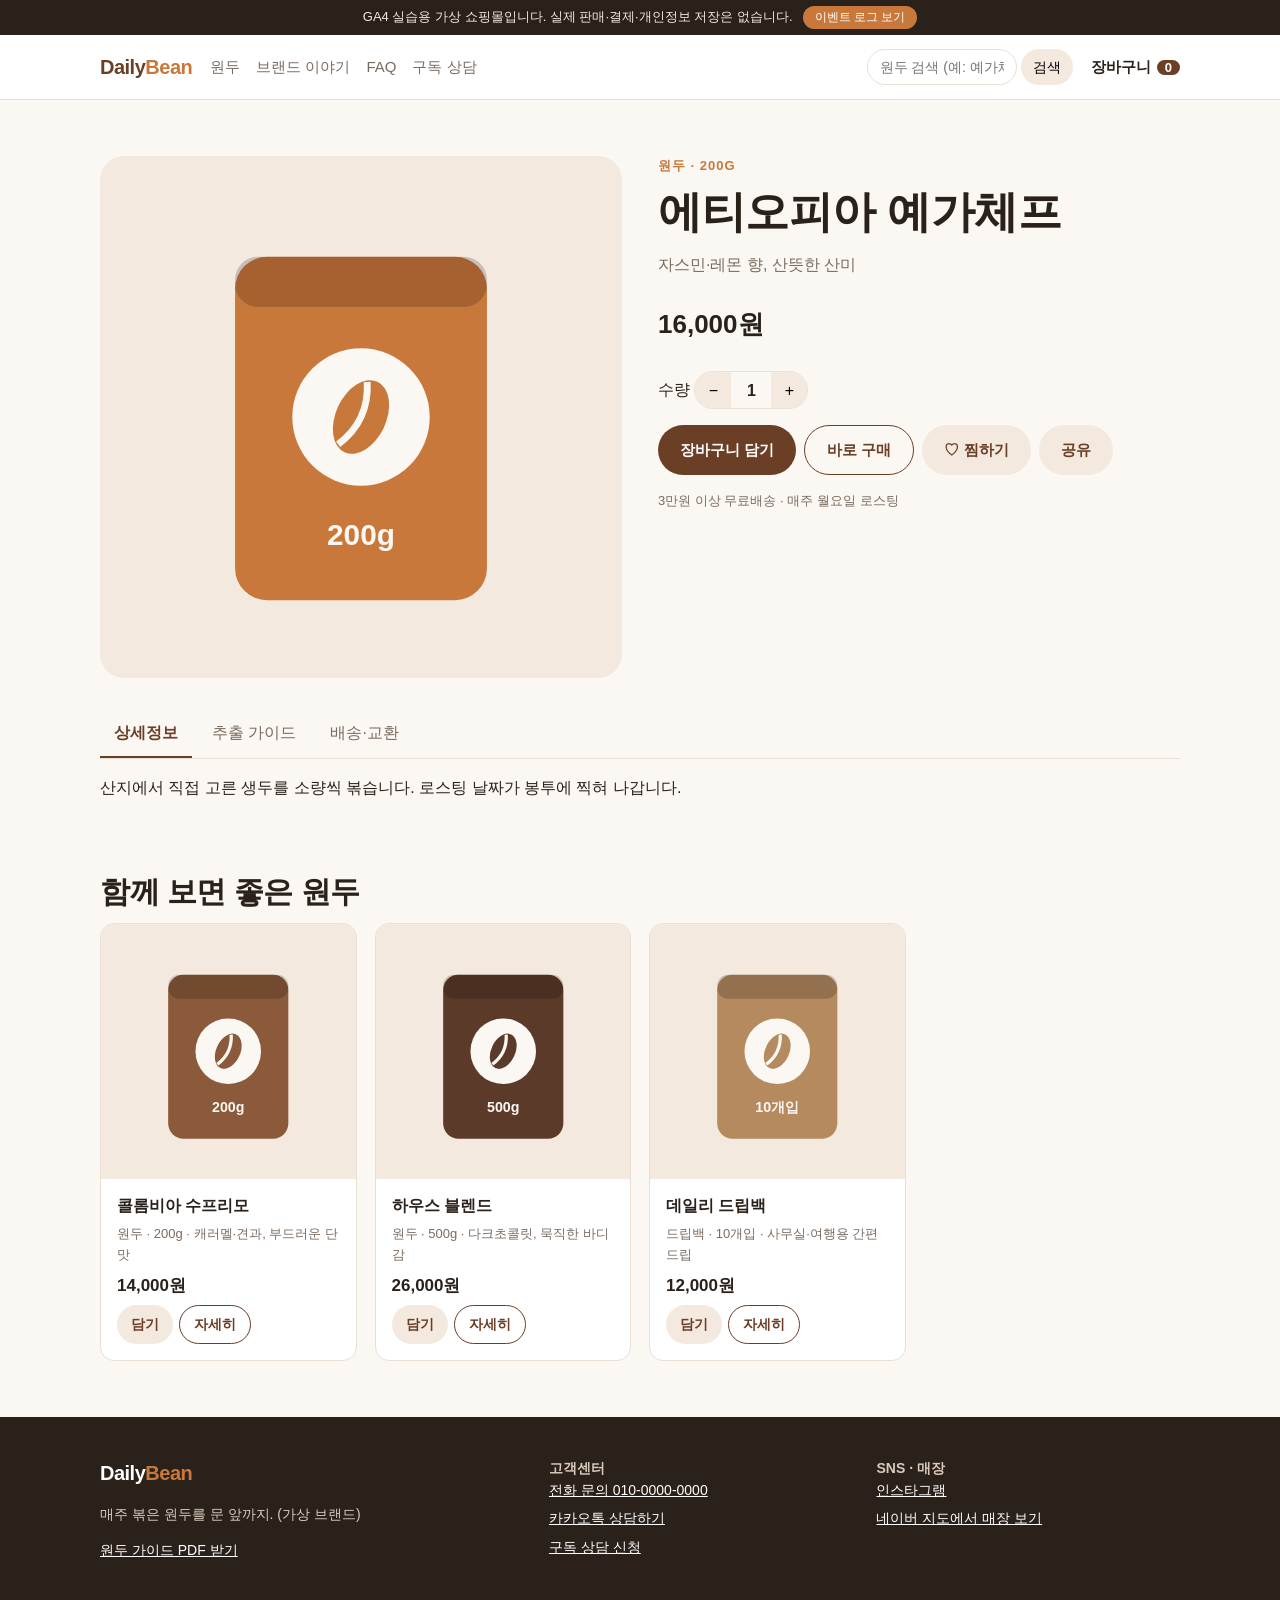
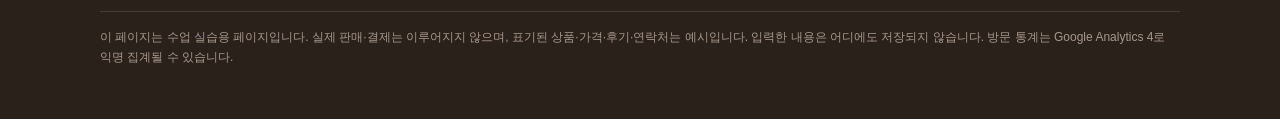
<file: product.html>
<!doctype html>
<html lang="ko">
<head>
<meta charset="utf-8">
<meta name="viewport" content="width=device-width, initial-scale=1">
<meta name="robots" content="noindex">
<title>상품 상세 | Daily Bean</title>
<!-- ① GA4 연결: 측정 ID는 assets/ga4-config.js 한 곳에만 넣습니다 (모든 페이지 공통) -->
<script src="assets/ga4-config.js"></script>
<link rel="stylesheet" href="assets/style.css">
</head>
<body data-page="product">
<div class="practice-bar">GA4 실습용 가상 쇼핑몰입니다. 실제 판매·결제·개인정보 저장은 없습니다.
  <button type="button" data-log-toggle>이벤트 로그 보기</button></div>
<header class="site-header"><div class="wrap">
  <a class="logo" href="index.html" data-nav="로고">Daily<span>Bean</span></a>
  <nav class="gnb">
    <a href="index.html#products" data-nav="원두">원두</a>
    <a href="index.html#story" data-nav="브랜드 이야기">브랜드 이야기</a>
    <a href="index.html#faq" data-nav="FAQ">FAQ</a>
    <a href="contact.html" data-nav="구독 상담">구독 상담</a>
  </nav>
  <form class="search" action="search.html" method="get" role="search">
    <input name="q" placeholder="원두 검색 (예: 예가체프)" aria-label="검색어">
    <button type="submit">검색</button>
  </form>
  <a class="cart-link" href="cart.html" data-nav="장바구니">장바구니 <b id="cart-count">0</b></a>
</div></header>
<main>

<section><div class="wrap">
  <div class="detail">
    <div class="art" id="p-art"></div>
    <div>
      <p class="eyebrow" id="p-meta"></p>
      <h1 id="p-name"></h1>
      <p class="sub" id="p-note"></p>
      <p style="font-size:26px;font-weight:800" id="p-price"></p>
      <p>수량 <span class="qty"><button type="button" id="qty-minus">−</button><span id="p-qty">1</span><button type="button" id="qty-plus">+</button></span></p>
      <p style="display:flex;gap:8px;flex-wrap:wrap">
        <button class="btn btn-primary" type="button" id="add-to-cart">장바구니 담기</button>
        <button class="btn btn-ghost" type="button" id="buy-now">바로 구매</button>
        <button class="btn btn-soft" type="button" id="add-to-wishlist">♡ 찜하기</button>
        <button class="btn btn-soft" type="button" id="share-btn" data-share="product">공유</button>
      </p>
      <p class="note">3만원 이상 무료배송 · 매주 월요일 로스팅</p>
    </div>
  </div>
  <div class="tabs">
    <button class="tab-btn on" type="button" data-tab="상세정보">상세정보</button>
    <button class="tab-btn" type="button" data-tab="추출가이드">추출 가이드</button>
    <button class="tab-btn" type="button" data-tab="배송교환">배송·교환</button>
  </div>
  <div class="tab-panel on" data-panel="상세정보"><p>산지에서 직접 고른 생두를 소량씩 볶습니다. 로스팅 날짜가 봉투에 찍혀 나갑니다.</p></div>
  <div class="tab-panel" data-panel="추출가이드"><p>원두 15g, 93도 물 250ml, 2분 30초 안에 내리면 가장 맛있습니다.</p></div>
  <div class="tab-panel" data-panel="배송교환"><p>화요일 출고, 수령 후 7일 이내 미개봉 상품은 교환할 수 있습니다. (예시 문구)</p></div>
</div></section>
<section style="padding-top:0"><div class="wrap">
  <h2>함께 보면 좋은 원두</h2>
  <div class="grid" id="related-grid"></div>
</div></section>
</main>
<footer class="site-footer"><div class="wrap">
  <div>
    <a class="logo" href="index.html" style="color:#fff">Daily<span>Bean</span></a>
    <p>매주 볶은 원두를 문 앞까지. (가상 브랜드)</p>
    <p><a href="assets/daily-bean-brochure.pdf" download>원두 가이드 PDF 받기</a></p>
  </div>
  <div>
    <strong>고객센터</strong>
    <ul>
      <li><a href="tel:010-0000-0000">전화 문의 010-0000-0000</a></li>
      <li><a href="#" id="kakao-chat">카카오톡 상담하기</a></li>
      <li><a href="contact.html" data-cta="footer">구독 상담 신청</a></li>
    </ul>
  </div>
  <div>
    <strong>SNS · 매장</strong>
    <ul>
      <li><a href="https://www.instagram.com/" target="_blank" rel="noopener">인스타그램</a></li>
      <li><a href="https://map.naver.com/" target="_blank" rel="noopener">네이버 지도에서 매장 보기</a></li>
    </ul>
  </div>
  <p class="legal">이 페이지는 수업 실습용 페이지입니다. 실제 판매·결제는 이루어지지 않으며, 표기된 상품·가격·후기·연락처는 예시입니다.
  입력한 내용은 어디에도 저장되지 않습니다. 방문 통계는 Google Analytics 4로 익명 집계될 수 있습니다.</p>
</div></footer>
<script src="assets/track.js"></script>
<script src="assets/shop.js"></script>
<script src="assets/events.js"></script>
<script src="assets/ui.js"></script>
</body>
</html>
</file>
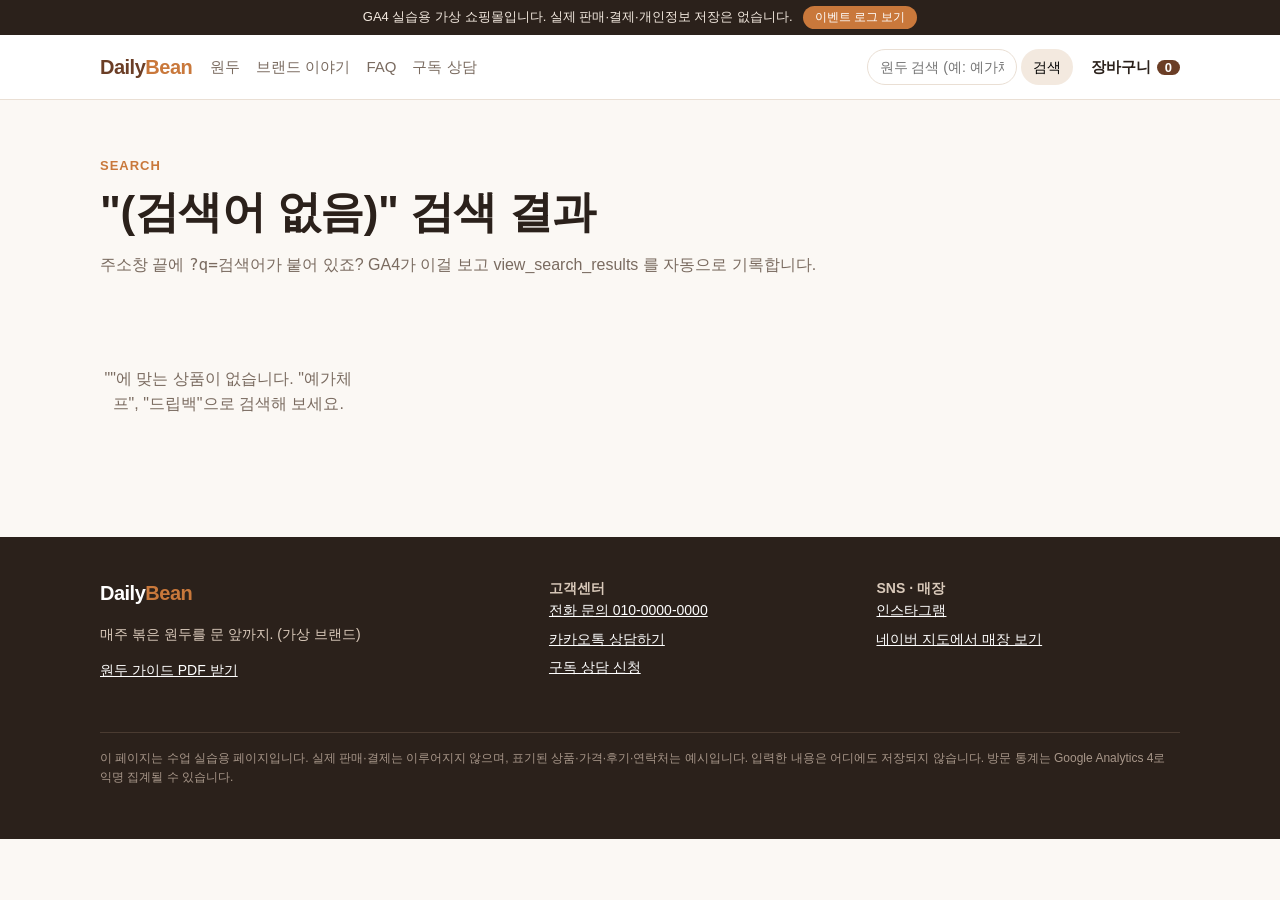
<file: search.html>
<!doctype html>
<html lang="ko">
<head>
<meta charset="utf-8">
<meta name="viewport" content="width=device-width, initial-scale=1">
<meta name="robots" content="noindex">
<title>검색 결과 | Daily Bean</title>
<!-- ① GA4 연결: 측정 ID는 assets/ga4-config.js 한 곳에만 넣습니다 (모든 페이지 공통) -->
<script src="assets/ga4-config.js"></script>
<link rel="stylesheet" href="assets/style.css">
</head>
<body data-page="search">
<div class="practice-bar">GA4 실습용 가상 쇼핑몰입니다. 실제 판매·결제·개인정보 저장은 없습니다.
  <button type="button" data-log-toggle>이벤트 로그 보기</button></div>
<header class="site-header"><div class="wrap">
  <a class="logo" href="index.html" data-nav="로고">Daily<span>Bean</span></a>
  <nav class="gnb">
    <a href="index.html#products" data-nav="원두">원두</a>
    <a href="index.html#story" data-nav="브랜드 이야기">브랜드 이야기</a>
    <a href="index.html#faq" data-nav="FAQ">FAQ</a>
    <a href="contact.html" data-nav="구독 상담">구독 상담</a>
  </nav>
  <form class="search" action="search.html" method="get" role="search">
    <input name="q" placeholder="원두 검색 (예: 예가체프)" aria-label="검색어">
    <button type="submit">검색</button>
  </form>
  <a class="cart-link" href="cart.html" data-nav="장바구니">장바구니 <b id="cart-count">0</b></a>
</div></header>
<main>

<section><div class="wrap">
  <p class="eyebrow">Search</p>
  <h1>"<span id="search-term"></span>" 검색 결과</h1>
  <p class="sub">주소창 끝에 <code>?q=검색어</code>가 붙어 있죠? GA4가 이걸 보고 view_search_results 를 자동으로 기록합니다.</p>
  <div class="grid" id="search-results"></div>
</div></section>
</main>
<footer class="site-footer"><div class="wrap">
  <div>
    <a class="logo" href="index.html" style="color:#fff">Daily<span>Bean</span></a>
    <p>매주 볶은 원두를 문 앞까지. (가상 브랜드)</p>
    <p><a href="assets/daily-bean-brochure.pdf" download>원두 가이드 PDF 받기</a></p>
  </div>
  <div>
    <strong>고객센터</strong>
    <ul>
      <li><a href="tel:010-0000-0000">전화 문의 010-0000-0000</a></li>
      <li><a href="#" id="kakao-chat">카카오톡 상담하기</a></li>
      <li><a href="contact.html" data-cta="footer">구독 상담 신청</a></li>
    </ul>
  </div>
  <div>
    <strong>SNS · 매장</strong>
    <ul>
      <li><a href="https://www.instagram.com/" target="_blank" rel="noopener">인스타그램</a></li>
      <li><a href="https://map.naver.com/" target="_blank" rel="noopener">네이버 지도에서 매장 보기</a></li>
    </ul>
  </div>
  <p class="legal">이 페이지는 수업 실습용 페이지입니다. 실제 판매·결제는 이루어지지 않으며, 표기된 상품·가격·후기·연락처는 예시입니다.
  입력한 내용은 어디에도 저장되지 않습니다. 방문 통계는 Google Analytics 4로 익명 집계될 수 있습니다.</p>
</div></footer>
<script src="assets/track.js"></script>
<script src="assets/shop.js"></script>
<script src="assets/events.js"></script>
<script src="assets/ui.js"></script>
</body>
</html>
</file>
<file: assets/style.css>
/* Daily Bean · GA4 실습용 가상 쇼핑몰 */
:root {
  --bg: #fbf8f4;
  --paper: #ffffff;
  --ink: #2b211b;
  --muted: #7a6b60;
  --line: #eadfd4;
  --brand: #6b3e26;
  --brand-2: #c9783b;
  --soft: #f3e9df;
  --ok: #2f7d4f;
  --radius: 14px;
}
* { box-sizing: border-box; }
html { scroll-behavior: smooth; }
body {
  margin: 0; background: var(--bg); color: var(--ink);
  font-family: "Pretendard", "Apple SD Gothic Neo", "Noto Sans KR", "Malgun Gothic", sans-serif;
  line-height: 1.6; font-size: 16px;
}
a { color: inherit; }
img, svg, video { max-width: 100%; display: block; }
button { font: inherit; cursor: pointer; }
.wrap { width: min(1080px, 100% - 32px); margin: 0 auto; }

/* 상단 실습 안내 바 */
.practice-bar {
  background: #2b211b; color: #f3e9df; font-size: 13px; text-align: center;
  padding: 6px 12px; display: flex; gap: 10px; justify-content: center; align-items: center; flex-wrap: wrap;
}
.practice-bar button {
  background: var(--brand-2); color: #fff; border: 0; border-radius: 999px; padding: 2px 12px; font-size: 12px;
}

/* 헤더 */
.site-header { background: var(--paper); border-bottom: 1px solid var(--line); position: sticky; top: 0; z-index: 20; }
.site-header .wrap { display: flex; align-items: center; gap: 18px; min-height: 64px; flex-wrap: wrap; padding: 8px 0; }
.logo { font-weight: 800; font-size: 20px; text-decoration: none; color: var(--brand); letter-spacing: -0.5px; }
.logo span { color: var(--brand-2); }
.gnb { display: flex; gap: 16px; flex-wrap: wrap; }
.gnb a { text-decoration: none; font-size: 15px; color: var(--muted); }
.gnb a:hover { color: var(--brand); }
.search { margin-left: auto; display: flex; gap: 4px; }
.search input { border: 1px solid var(--line); border-radius: 999px; padding: 6px 12px; width: 150px; font: inherit; font-size: 14px; }
.search button { border: 0; background: var(--soft); border-radius: 999px; padding: 6px 12px; font-size: 14px; }
.cart-link { text-decoration: none; font-size: 15px; font-weight: 700; }
.cart-link b { background: var(--brand); color: #fff; border-radius: 999px; padding: 0 8px; font-size: 13px; margin-left: 2px; }

/* 버튼 */
.btn { display: inline-block; border: 0; border-radius: 999px; padding: 12px 22px; font-weight: 700; text-decoration: none; font-size: 15px; }
.btn-primary { background: var(--brand); color: #fff; }
.btn-primary:hover { background: #57311d; }
.btn-ghost { background: transparent; border: 1.5px solid var(--brand); color: var(--brand); }
.btn-soft { background: var(--soft); color: var(--brand); }
.btn-sm { padding: 7px 14px; font-size: 14px; }
.btn[disabled] { opacity: .45; cursor: not-allowed; }

/* 섹션 */
section { padding: 56px 0; }
.eyebrow { color: var(--brand-2); font-weight: 700; font-size: 13px; letter-spacing: 1px; text-transform: uppercase; margin: 0 0 6px; }
h1, h2, h3 { line-height: 1.3; letter-spacing: -0.5px; margin: 0 0 12px; }
h1 { font-size: clamp(28px, 5vw, 44px); }
h2 { font-size: clamp(22px, 3.4vw, 30px); }
.sub { color: var(--muted); margin: 0 0 24px; }

/* 히어로 */
.hero { background: linear-gradient(135deg, #f3e2cf 0%, #fbf8f4 60%); padding: 64px 0 56px; }
.hero .wrap { display: grid; grid-template-columns: 1.2fr 1fr; gap: 32px; align-items: center; }
.hero p { font-size: 18px; color: var(--muted); }
.hero .actions { display: flex; gap: 10px; flex-wrap: wrap; margin-top: 20px; }
.hero-art { background: var(--paper); border-radius: 24px; padding: 24px; box-shadow: 0 12px 40px rgba(107,62,38,.12); }

/* 프로모션 배너 */
.promo { background: var(--brand); color: #fff; border-radius: var(--radius); padding: 20px 24px; display: flex; gap: 16px; align-items: center; justify-content: space-between; flex-wrap: wrap; }
.promo strong { font-size: 20px; }
.promo .code { background: rgba(255,255,255,.15); border: 1px dashed rgba(255,255,255,.6); border-radius: 8px; padding: 4px 10px; font-family: monospace; font-size: 16px; }
.promo .btn { background: #fff; color: var(--brand); }

/* 상품 카드 */
.grid { display: grid; grid-template-columns: repeat(4, 1fr); gap: 18px; }
.card { background: var(--paper); border: 1px solid var(--line); border-radius: var(--radius); overflow: hidden; display: flex; flex-direction: column; }
.card a.thumb { display: block; background: var(--soft); padding: 18px; }
.card .body { padding: 14px 16px 16px; display: flex; flex-direction: column; gap: 6px; flex: 1; }
.card .name { font-weight: 700; text-decoration: none; }
.card .meta { color: var(--muted); font-size: 13px; }
.card .price { font-weight: 800; font-size: 17px; }
.card .row { display: flex; gap: 6px; margin-top: auto; }

/* 영상 */
.story { background: var(--paper); }
.story .wrap { display: grid; grid-template-columns: 1fr 1fr; gap: 32px; align-items: center; }
.story video { width: 100%; border-radius: var(--radius); background: #000; }

/* 리뷰 */
.reviews { display: grid; grid-template-columns: repeat(3, 1fr); gap: 16px; }
.review { background: var(--paper); border: 1px solid var(--line); border-radius: var(--radius); padding: 18px; }
.review .stars { color: var(--brand-2); letter-spacing: 2px; }
.review.hidden { display: none; }

/* 폼 */
.form-box { background: var(--paper); border: 1px solid var(--line); border-radius: var(--radius); padding: 24px; }
.field { display: flex; flex-direction: column; gap: 4px; margin-bottom: 14px; }
.field label { font-weight: 700; font-size: 14px; }
.field input, .field select, .field textarea { border: 1px solid var(--line); border-radius: 10px; padding: 10px 12px; font: inherit; background: #fff; }
.choice { display: flex; gap: 10px; flex-wrap: wrap; }
.choice label { border: 1px solid var(--line); border-radius: 10px; padding: 10px 14px; font-weight: 500; cursor: pointer; }
.choice input { margin-right: 6px; }
.inline-form { display: flex; gap: 8px; flex-wrap: wrap; }
.inline-form input { flex: 1; min-width: 200px; border: 1px solid var(--line); border-radius: 999px; padding: 11px 16px; font: inherit; }
.note { font-size: 13px; color: var(--muted); }
.success { color: var(--ok); font-weight: 700; }

/* FAQ */
.faq details { background: var(--paper); border: 1px solid var(--line); border-radius: 12px; padding: 14px 18px; margin-bottom: 10px; }
.faq summary { font-weight: 700; cursor: pointer; }
.faq details p { margin: 10px 0 0; color: var(--muted); }

/* 상품 상세 */
.detail { display: grid; grid-template-columns: 1fr 1fr; gap: 36px; }
.detail .art { background: var(--soft); border-radius: 24px; padding: 32px; }
.qty { display: inline-flex; align-items: center; border: 1px solid var(--line); border-radius: 999px; overflow: hidden; }
.qty button { border: 0; background: var(--soft); width: 36px; height: 36px; }
.qty span { min-width: 40px; text-align: center; font-weight: 700; }
.tabs { display: flex; gap: 6px; border-bottom: 1px solid var(--line); margin: 32px 0 16px; }
.tabs button { border: 0; background: none; padding: 10px 14px; border-bottom: 2px solid transparent; color: var(--muted); }
.tabs button.on { border-color: var(--brand); color: var(--brand); font-weight: 700; }
.tab-panel { display: none; }
.tab-panel.on { display: block; }

/* 장바구니·주문 */
table.cart { width: 100%; border-collapse: collapse; background: var(--paper); border-radius: var(--radius); overflow: hidden; }
table.cart th, table.cart td { padding: 12px; border-bottom: 1px solid var(--line); text-align: left; }
table.cart th { background: var(--soft); font-size: 14px; }
.summary { display: flex; justify-content: space-between; align-items: center; margin-top: 18px; flex-wrap: wrap; gap: 12px; }
.summary .total { font-size: 22px; font-weight: 800; }
.steps { display: flex; gap: 8px; margin-bottom: 20px; flex-wrap: wrap; }
.steps span { background: var(--soft); color: var(--muted); border-radius: 999px; padding: 4px 12px; font-size: 13px; }
.steps span.on { background: var(--brand); color: #fff; }
.step-box { display: none; }
.step-box.on { display: block; }
.empty { text-align: center; padding: 48px 0; color: var(--muted); }

/* 모달 */
.modal { position: fixed; inset: 0; background: rgba(0,0,0,.45); display: none; align-items: center; justify-content: center; z-index: 50; padding: 16px; }
.modal.open { display: flex; }
.modal .box { background: #fff; border-radius: var(--radius); padding: 24px; max-width: 460px; width: 100%; }
.modal ol { padding-left: 20px; font-size: 14px; color: var(--muted); }

/* 토스트 */
.toast { position: fixed; left: 50%; bottom: 24px; transform: translateX(-50%); background: var(--ink); color: #fff; padding: 10px 18px; border-radius: 999px; font-size: 14px; opacity: 0; transition: opacity .2s; pointer-events: none; z-index: 60; }
.toast.show { opacity: 1; }

/* 푸터 */
.site-footer { background: #2b211b; color: #d9c9ba; padding: 40px 0; font-size: 14px; }
.site-footer .wrap { display: grid; grid-template-columns: 1.4fr 1fr 1fr; gap: 24px; }
.site-footer a { color: #fff; }
.site-footer ul { list-style: none; padding: 0; margin: 0; display: grid; gap: 6px; }
.site-footer .legal { grid-column: 1 / -1; border-top: 1px solid #4a3b31; padding-top: 16px; color: #a8978a; font-size: 12px; }

/* 이벤트 로그 패널 */
#ga-log { position: fixed; right: 12px; bottom: 12px; width: min(380px, calc(100% - 24px)); max-height: 46vh; background: #111; color: #e6e6e6; border-radius: 12px; font: 12px/1.45 ui-monospace, Menlo, Consolas, monospace; z-index: 70; display: none; flex-direction: column; box-shadow: 0 10px 30px rgba(0,0,0,.35); }
#ga-log.open { display: flex; }
#ga-log header { display: flex; justify-content: space-between; align-items: center; padding: 8px 10px; border-bottom: 1px solid #333; gap: 8px; }
#ga-log header b { color: #ffcf8a; }
#ga-log header button { background: #333; color: #ddd; border: 0; border-radius: 6px; padding: 2px 8px; font-size: 11px; }
#ga-log .status { padding: 6px 10px; font-size: 11px; border-bottom: 1px solid #333; }
#ga-log .status.ok { color: #7be3a3; }
#ga-log .status.no { color: #ff9b9b; }
#ga-log ol { list-style: none; margin: 0; padding: 0; overflow: auto; }
#ga-log li { padding: 6px 10px; border-bottom: 1px solid #222; word-break: break-all; }
#ga-log li .ev { color: #8ac7ff; font-weight: 700; }
#ga-log li .t { color: #777; margin-right: 6px; }

@media (max-width: 860px) {
  .site-header { position: static; }
  .gnb { gap: 12px; }
  .hero .wrap, .story .wrap, .detail { grid-template-columns: 1fr; }
  .grid { grid-template-columns: repeat(2, 1fr); }
  .reviews { grid-template-columns: 1fr; }
  .site-footer .wrap { grid-template-columns: 1fr; }
  .search { margin-left: 0; width: 100%; }
  .search input { flex: 1; }
}
</file>
